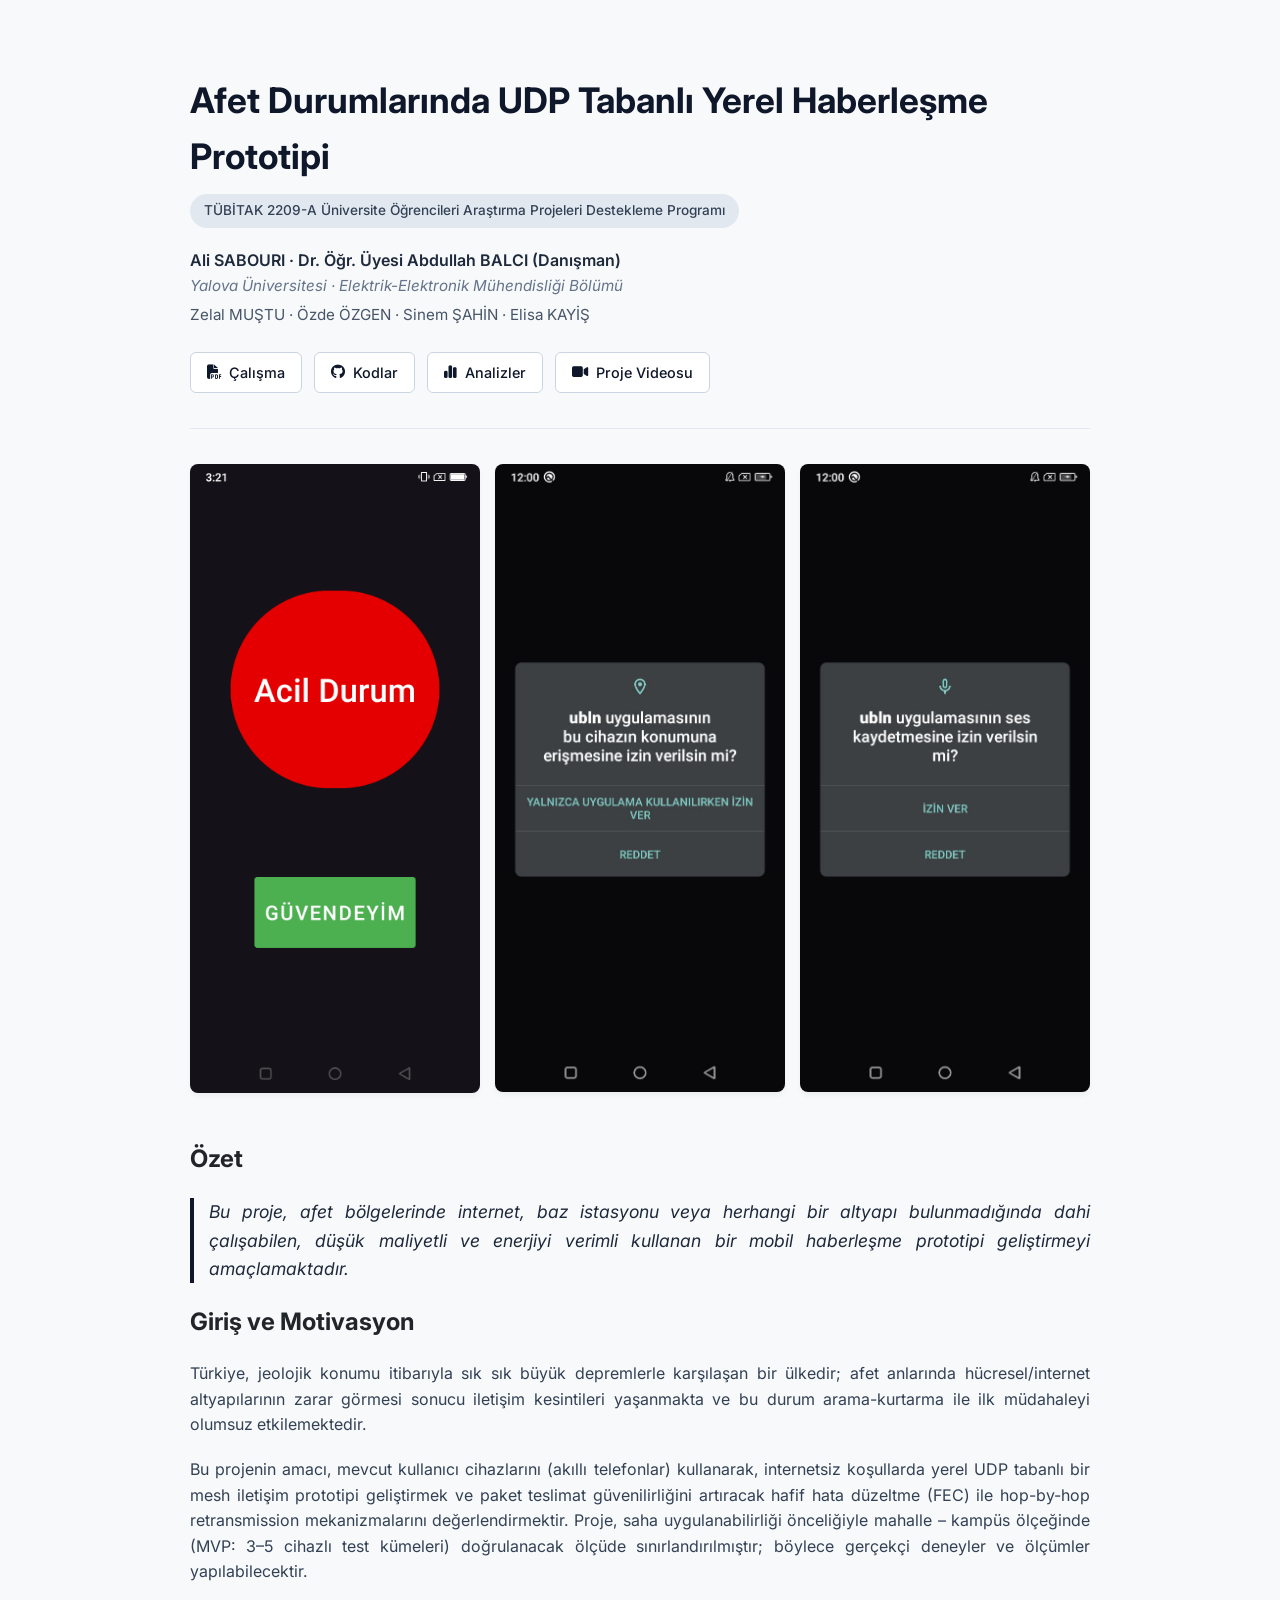
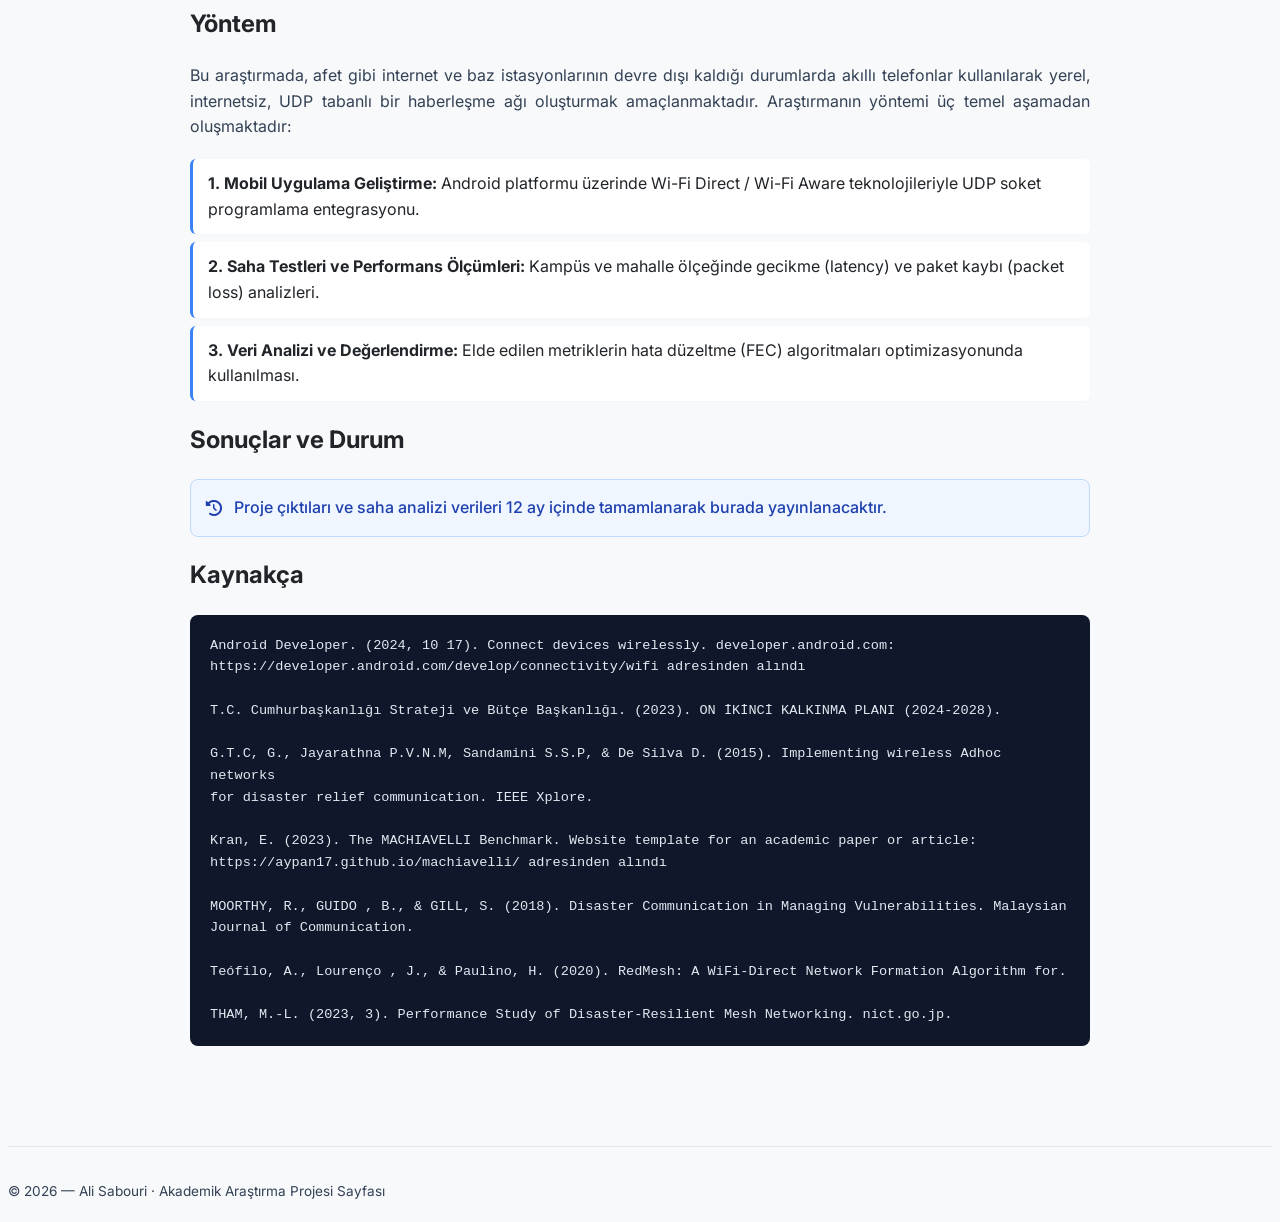
<file: index.html>
<!DOCTYPE html>
<html lang="tr">

<head>
    <meta charset="UTF-8">
    <meta name="viewport" content="width=device-width, initial-scale=1">

    <title>Afet Durumlarında İnternetsiz UDP Tabanlı Yerel Haberleşme Prototipi</title>

    <meta name="description" content="TÜBİTAK 2209-A Akademik Proje Sayfası">
    <meta property="og:title" content="Afet Durumlarında UDP Tabanlı Yerel Haberleşme Prototipi">
    <meta property="og:description" content="Altyapısız ortamlarda akıllı telefonlar üzerinden yerel haberleşme ağı.">
    <meta property="og:image" content="src/mainPage.jpg">

    <link href="https://fonts.googleapis.com/css2?family=Inter:wght@300;400;500;600;700&display=swap" rel="stylesheet">
    <link rel="stylesheet" href="https://cdnjs.cloudflare.com/ajax/libs/font-awesome/6.4.0/css/all.min.css">

    <link href="style.css" rel="stylesheet">
</head>

<body>

<div class="container">

    <header>
        <h1>Afet Durumlarında UDP Tabanlı Yerel Haberleşme Prototipi</h1>

        <div class="project-badge">TÜBİTAK 2209-A Üniversite Öğrencileri Araştırma Projeleri Destekleme Programı</div>

        <div class="authors-group">
            <div class="authors primary-author">Ali SABOURI · Dr. Öğr. Üyesi Abdullah BALCI (Danışman)</div>
            <div class="authors university">Yalova Üniversitesi · Elektrik-Elektronik Mühendisliği Bölümü</div>
            <div class="authors team">Zelal MUŞTU · Özde ÖZGEN · Sinem ŞAHİN · Elisa KAYİŞ</div>
        </div>

        <div class="links">
            <a href="paper.html" class="btn"><i class="fa-solid fa-file-pdf"></i> Çalışma</a>
            <a href="https://github.com/alisabourii/ubln" target="_blank" class="btn"><i class="fa-brands fa-github"></i> Kodlar</a>
            <a href="analyses.html" class="btn"><i class="fa-solid fa-chart-simple"></i> Analizler</a>
            <a href="video.mp4" class="btn"><i class="fa-solid fa-video"></i> Proje Videosu</a>
        </div>
    </header>

    <hr class="section-divider">

    <div class="teaser-grid">
        <div class="teaser-item">
            <img src="src/mainPage.png" alt="Arayüz Ekran Görüntüsü">
        </div>
        <div class="teaser-item">
            <img src="src/prs1.jpg" alt="Saha Testi Aşaması 1">
        </div>
        <div class="teaser-item">
            <img src="src/prs2.jpg" alt="Saha Testi Aşaması 2">
        </div>
    </div>

    <section>
        <h2>Özet</h2>
        <p class="abstract-text">
            Bu proje, afet bölgelerinde internet, baz istasyonu veya herhangi bir altyapı bulunmadığında dahi çalışabilen,
            düşük maliyetli ve enerjiyi verimli kullanan bir mobil haberleşme prototipi geliştirmeyi amaçlamaktadır.
        </p>
    </section>

    <section>
        <h2>Giriş ve Motivasyon</h2>
        <p>
            Türkiye, jeolojik konumu itibarıyla sık sık büyük depremlerle karşılaşan bir ülkedir; afet anlarında hücresel/internet
            altyapılarının zarar görmesi sonucu iletişim kesintileri yaşanmakta ve bu durum arama-kurtarma ile ilk müdahaleyi
            olumsuz etkilemektedir.
        </p>
        <p>
            Bu projenin amacı, mevcut kullanıcı cihazlarını (akıllı telefonlar) kullanarak, internetsiz
            koşullarda yerel UDP tabanlı bir mesh iletişim prototipi geliştirmek ve paket teslimat güvenilirliğini artıracak hafif
            hata düzeltme (FEC) ile hop-by-hop retransmission mekanizmalarını değerlendirmektir. Proje, saha
            uygulanabilirliği önceliğiyle mahalle – kampüs ölçeğinde (MVP: 3–5 cihazlı test kümeleri) doğrulanacak ölçüde
            sınırlandırılmıştır; böylece gerçekçi deneyler ve ölçümler yapılabilecektir.
        </p>
    </section>

    <section>
        <h2>Yöntem</h2>
        <p>
            Bu araştırmada, afet gibi internet ve baz istasyonlarının devre dışı kaldığı durumlarda akıllı telefonlar kullanılarak
            yerel, internetsiz, UDP tabanlı bir haberleşme ağı oluşturmak amaçlanmaktadır. Araştırmanın yöntemi üç temel
            aşamadan oluşmaktadır:
        </p>
        <ul class="method-list">
            <li><strong>1. Mobil Uygulama Geliştirme:</strong> Android platformu üzerinde Wi-Fi Direct / Wi-Fi Aware teknolojileriyle UDP soket programlama entegrasyonu.</li>
            <li><strong>2. Saha Testleri ve Performans Ölçümleri:</strong> Kampüs ve mahalle ölçeğinde gecikme (latency) ve paket kaybı (packet loss) analizleri.</li>
            <li><strong>3. Veri Analizi ve Değerlendirme:</strong> Elde edilen metriklerin hata düzeltme (FEC) algoritmaları optimizasyonunda kullanılması.</li>
        </ul>
    </section>

    <section>
        <h2>Sonuçlar ve Durum</h2>
        <div class="status-box">
            <i class="fa-solid fa-clock-rotate-left"></i>
            <span>Proje çıktıları ve saha analizi verileri 12 ay içinde tamamlanarak burada yayınlanacaktır.</span>
        </div>
    </section>

    <section>
        <h2>Kaynakça</h2>
        <div class="bibtex-box">
<pre>
Android Developer. (2024, 10 17). Connect devices wirelessly. developer.android.com:
https://developer.android.com/develop/connectivity/wifi adresinden alındı

T.C. Cumhurbaşkanlığı Strateji ve Bütçe Başkanlığı. (2023). ON İKİNCİ KALKINMA PLANI (2024-2028).

G.T.C, G., Jayarathna P.V.N.M, Sandamini S.S.P, & De Silva D. (2015). Implementing wireless Adhoc networks
for disaster relief communication. IEEE Xplore.

Kran, E. (2023). The MACHIAVELLI Benchmark. Website template for an academic paper or article:
https://aypan17.github.io/machiavelli/ adresinden alındı

MOORTHY, R., GUIDO , B., & GILL, S. (2018). Disaster Communication in Managing Vulnerabilities. Malaysian
Journal of Communication.

Teófilo, A., Lourenço , J., & Paulino, H. (2020). RedMesh: A WiFi-Direct Network Formation Algorithm for.

THAM, M.-L. (2023, 3). Performance Study of Disaster-Resilient Mesh Networking. nict.go.jp.
</pre>
        </div>
    </section>

</div>

<footer>
    <p>© 2026 — Ali Sabouri · Akademik Araştırma Projesi Sayfası</p>
</footer>

</body>
</html>
</file>
<file: style.css>
/* Genel Ayarlar */
body {
    font-family: 'Inter', sans-serif;
    background-color: #f8f9fa;
    color: #212529;
    line-height: 1.6;
}

.container {
    max-width: 900px;
    margin: 0 auto;
    padding: 40px 20px;
}

header h1 {
    font-size: 2.2rem;
    font-weight: 700;
    color: #0f172a;
    margin-bottom: 10px;
}

/* TÜBİTAK Rozeti */
.project-badge {
    display: inline-block;
    background-color: #e2e8f0;
    color: #334155;
    padding: 6px 14px;
    border-radius: 20px;
    font-size: 0.85rem;
    font-weight: 500;
    margin-bottom: 20px;
}

/* Yazar Grupları */
.authors-group {
    margin-bottom: 25px;
}
.primary-author { font-weight: 600; color: #1e293b; }
.university { font-style: italic; color: #64748b; font-size: 0.95rem; }
.team { color: #475569; font-size: 0.95rem; margin-top: 5px; }

/* Modern Buton Linkleri */
.links {
    display: flex;
    gap: 12px;
    flex-wrap: wrap;
}
.links .btn {
    display: inline-flex;
    align-items: center;
    gap: 8px;
    background-color: #ffffff;
    color: #0f172a;
    border: 1px solid #cbd5e1;
    padding: 8px 16px;
    border-radius: 6px;
    text-decoration: none;
    font-weight: 500;
    font-size: 0.9rem;
    transition: all 0.2s ease;
}
.links .btn:hover {
    background-color: #0f172a;
    color: #ffffff;
    border-color: #0f172a;
    transform: translateY(-1px);
}

.section-divider {
    border: 0;
    height: 1px;
    background: #e2e8f0;
    margin: 35px 0;
}

/* 3'lü Görsel Yan Yana Tasarımı */
.teaser-grid {
    display: grid;
    grid-template-columns: repeat(auto-fit, minmax(250px, 1fr));
    gap: 15px;
    margin-bottom: 40px;
}
.teaser-item img {
    width: 100%;
    height: auto;
    border-radius: 8px;
    box-shadow: 0 4px 6px -1px rgba(0,0,0,0.05);
    object-fit: cover;
}

/* İçerik Düzeni */
p {
    text-align: justify;
    margin-bottom: 1.2rem;
    color: #334155;
}
.abstract-text {
    font-size: 1.1rem;
    font-style: italic;
    color: #1e293b;
    border-left: 4px solid #0f172a;
    padding-left: 15px;
}

.method-list {
    list-style-type: none;
    padding-left: 0;
}
.method-list li {
    background: #ffffff;
    padding: 12px 15px;
    margin-bottom: 8px;
    border-radius: 6px;
    border-left: 3px solid #3b82f6;
    box-shadow: 0 1px 3px rgba(0,0,0,0.02);
}

/* Durum Kutusu (Sonuçlar için) */
.status-box {
    display: flex;
    align-items: center;
    gap: 12px;
    background-color: #eff6ff;
    border: 1px solid #bfdbfe;
    color: #1e40af;
    padding: 15px;
    border-radius: 8px;
    font-weight: 500;
}

/* Kaynakça Alanı */
.bibtex-box {
    background-color: #0f172a;
    color: #e2e8f0;
    padding: 20px;
    border-radius: 8px;
    overflow-x: auto;
    font-size: 0.85rem;
}
.bibtex-box pre {
    margin: 0;
    white-space: pre-wrap;
    font-family: 'Courier New', Courier, monospace;
}

footer {
    text-align: center;
    margin-top: 60px;
    padding-top: 20px;
    border-top: 1px solid #e2e8f0;
    font-size: 0.85rem;
    color: #94a3b8;
}

/* Geri Dönüş Butonu */
.nav-back {
    margin-bottom: 10px;
}
.btn-back {
    display: inline-flex;
    align-items: center;
    gap: 6px;
    color: #475569;
    text-decoration: none;
    font-size: 0.9rem;
    font-weight: 500;
    transition: color 0.2s;
}
.btn-back:hover {
    color: #0f172a;
}

/* Metrik Kartları Düzeni */
.metrics-grid {
    display: grid;
    grid-template-columns: repeat(auto-fit, minmax(220px, 1fr));
    gap: 20px;
    margin: 25px 0 40px 0;
}
.metric-card {
    background: #ffffff;
    border: 1px solid #e2e8f0;
    border-radius: 8px;
    padding: 20px;
    text-align: center;
    box-shadow: 0 4px 6px -1px rgba(0,0,0,0.02);
}
.metric-card h3 {
    font-size: 0.9rem;
    color: #64748b;
    margin: 0 0 10px 0;
    text-transform: uppercase;
    letter-spacing: 0.5px;
}
.metric-card .metric-value {
    font-size: 1.8rem;
    font-weight: 700;
    color: #0f172a;
    margin: 0 0 5px 0;
}
.metric-card span {
    font-size: 0.8rem;
    color: #94a3b8;
}

/* Grafik Alanları */
.analysis-graphs {
    display: flex;
    flex-direction: column;
    gap: 30px;
    margin: 30px 0;
}
.graph-box {
    background: #ffffff;
    border: 1px solid #e2e8f0;
    border-radius: 8px;
    padding: 15px;
    text-align: center;
}
.graph-box img {
    max-width: 100%;
    height: auto;
    border-radius: 6px;
}
.graph-caption {
    margin-top: 10px;
    font-size: 0.85rem;
    color: #64748b;
    font-style: italic;
}

/* Modern Analiz Veri Tablosu */
.table-container {
    overflow-x: auto;
    margin: 20px 0 40px 0;
    border: 1px solid #e2e8f0;
    border-radius: 8px;
}
.analysis-table {
    width: 100%;
    border-collapse: collapse;
    text-align: left;
    font-size: 0.95rem;
    background: #ffffff;
}
.analysis-table th {
    background-color: #f8f9fa;
    color: #334155;
    font-weight: 600;
    padding: 14px 16px;
    border-bottom: 2px solid #e2e8f0;
}
.analysis-table td {
    padding: 14px 16px;
    border-bottom: 1px solid #e2e8f0;
    color: #475569;
}
.analysis-table tbody tr:last-child td {
    border-bottom: none;
}

/* Durum Etiketleri */
.status-tag {
    display: inline-block;
    padding: 4px 8px;
    border-radius: 4px;
    font-size: 0.8rem;
    font-weight: 500;
}
.status-tag.success {
    background-color: #dcfce7;
    color: #15803d;
}
.status-tag.warning {
    background-color: #fef9c3;
    color: #a16207;
}

/* Makale Meta Bilgi Kutusu */
.paper-meta-box {
    background-color: #f1f5f9;
    border-left: 4px solid #475569;
    padding: 18px;
    border-radius: 0 8px 8px 0;
    margin-bottom: 35px;
    font-size: 0.95rem;
}
.paper-meta-box p {
    margin: 4px 0;
    color: #334155;
    text-align: left; /* Künye bilgileri sola yaslı kalmalı */
}

/* Akademik Metin Blokları */
.paper-section {
    margin-bottom: 40px;
}
.paper-text {
    font-size: 1.05rem;
    line-height: 1.7;
    color: #1e293b;
    text-align: justify; /* Akademik iki yana yaslı düzen */
    text-indent: 20px;   /* Paragraf başı girintisi */
    margin-bottom: 15px;
}

/* Anahtar Kelimeler */
.keywords {
    font-size: 0.95rem;
    color: #475569;
    margin-top: 15px;
    font-style: italic;
}

/* Vurgulu Buton (PDF İndirme İçin) */
.links .btn-primary {
    background-color: #2563eb;
    color: #ffffff;
    border-color: #2563eb;
}
.links .btn-primary:hover {
    background-color: #1d4ed8;
    border-color: #1d4ed8;
    color: #ffffff;
}

/* PDF Embed Alanı */
.pdf-embed-container {
    margin-top: 20px;
    box-shadow: 0 10px 15px -3px rgba(0, 0, 0, 0.05);
    border-radius: 8px;
    overflow: hidden;
}
</file>
